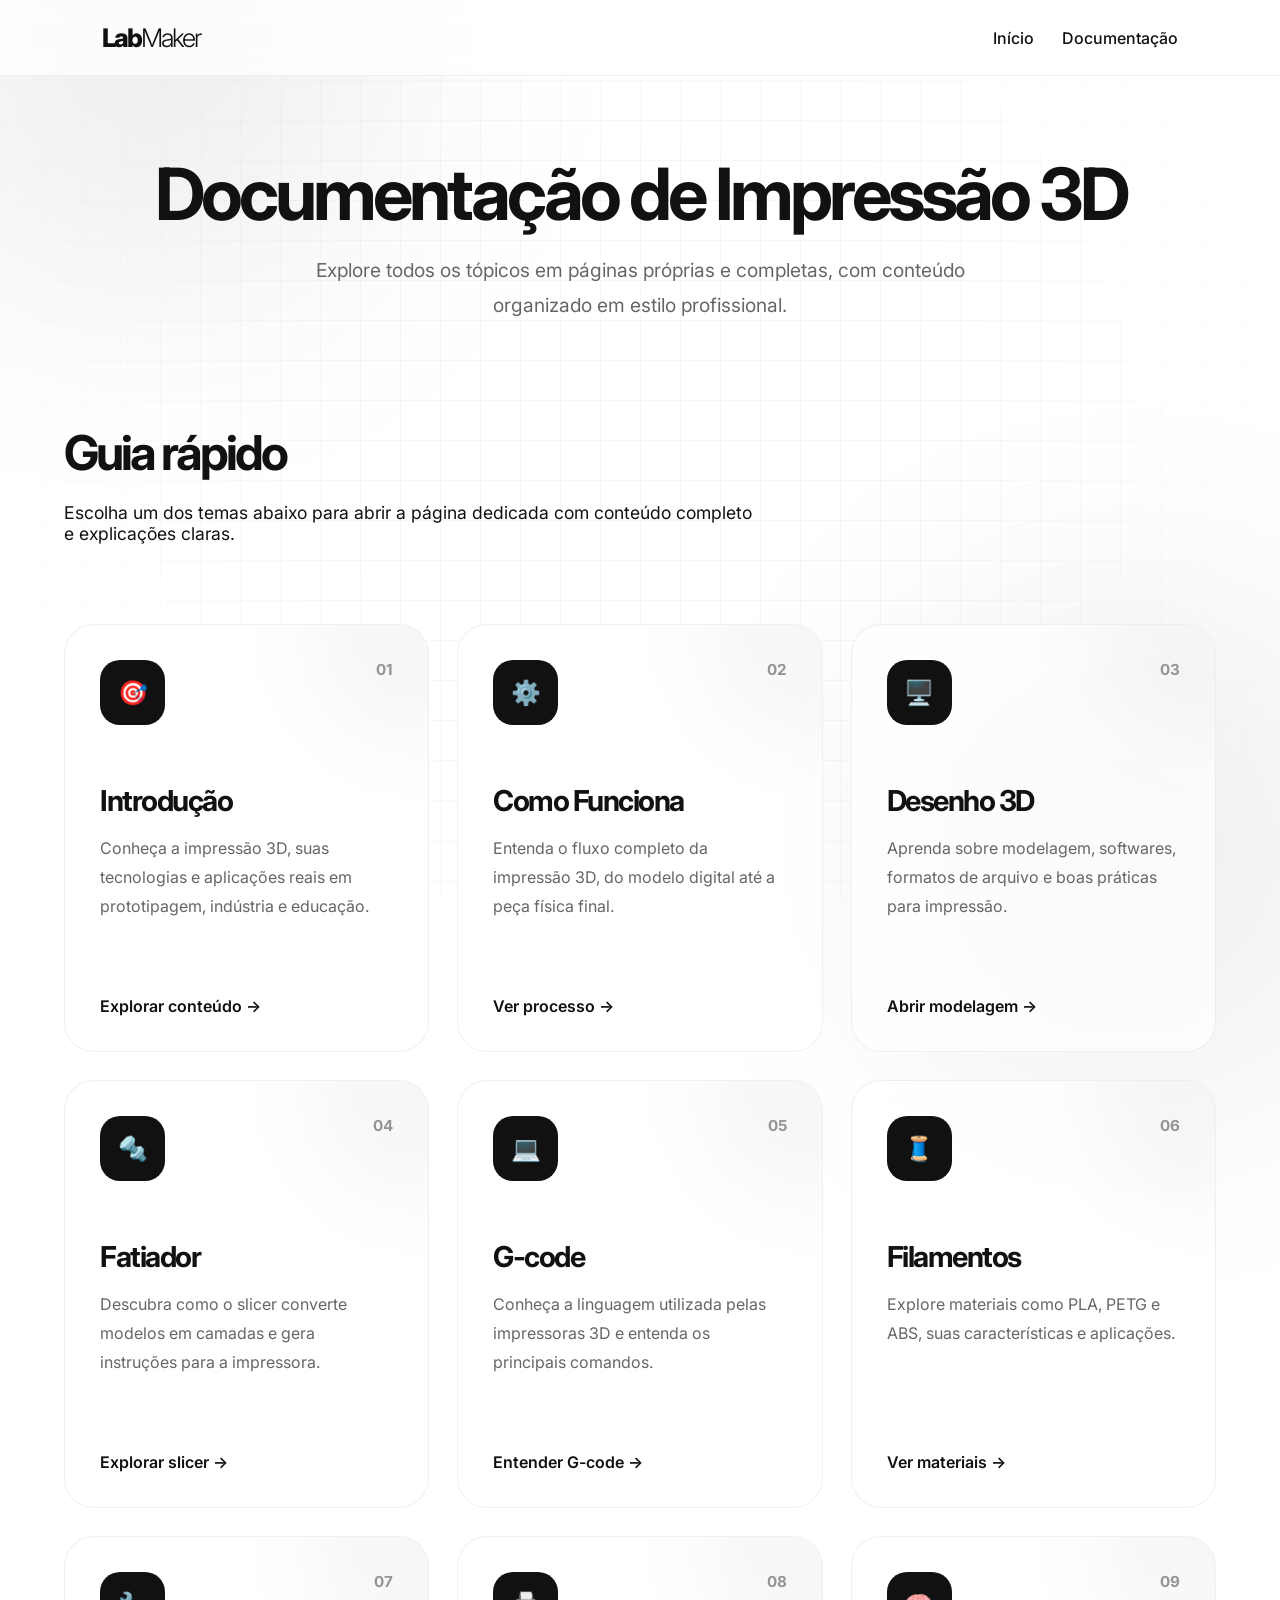
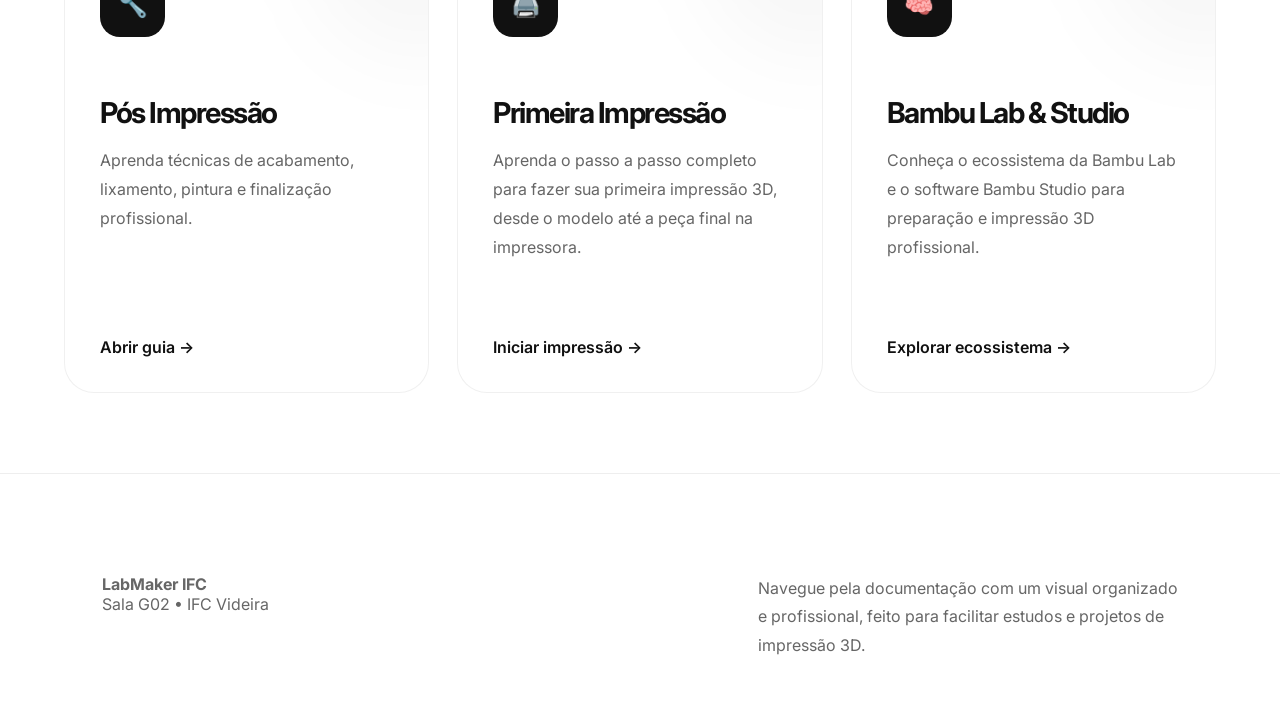
<file: documentacao.html>
<!doctype html>
<html lang="pt-BR">
  <head>
    <meta charset="UTF-8" />
    <meta name="viewport" content="width=device-width, initial-scale=1.0" />
    <title>Documentação LabMaker IFC</title>
    <link rel="preconnect" href="https://fonts.googleapis.com" />
    <link rel="preconnect" href="https://fonts.gstatic.com" crossorigin />
    <link
      href="https://fonts.googleapis.com/css2?family=Inter:wght@300;400;500;600;700;800&display=swap"
      rel="stylesheet"
    />
    <link rel="stylesheet" href="assets/css/style.css" />
  </head>
  <body>
    <div class="bg-grid"></div>
    <div class="blur-circle circle1"></div>
    <div class="blur-circle circle2"></div>
    <nav>
      <a href="index.html">
        <div class="logo">Lab<span>Maker</span></div>
      </a>
      <ul>
        <li><a href="index.html">Início</a></li>
        <li><a href="documentacao.html">Documentação</a></li>
      </ul>
    </nav>
    <main style="padding-top: 160px; max-width: 1200px">
      <section
        class="page-header"
        style="margin-bottom: 80px; text-align: center"
      >
        <h1 style="font-size: 4rem; margin-bottom: 25px">
          Documentação de Impressão 3D
        </h1>
        <p style="font-size: 1.2rem; max-width: 700px; margin: 0 auto">
          Explore todos os tópicos em páginas próprias e completas, com conteúdo
          organizado em estilo profissional.
        </p>
      </section>

      <section style="padding: 0; margin-bottom: 80px">
        <div class="section-header" style="margin-bottom: 80px">
          <h2 style="font-size: 3rem">Guia rápido</h2>
          <p style="font-size: 1.1rem; max-width: 700px">
            Escolha um dos temas abaixo para abrir a página dedicada com
            conteúdo completo e explicações claras.
          </p>
        </div>
        <div class="cards docs-grid">
          <a href="introducao.html" class="card doc-card">
            <div class="doc-top">
              <div class="icon">🎯</div>
              <div class="doc-number">01</div>
            </div>

            <h3>Introdução</h3>

            <p>
              Conheça a impressão 3D, suas tecnologias e aplicações reais em
              prototipagem, indústria e educação.
            </p>

            <div class="doc-link">Explorar conteúdo →</div>
          </a>

          <a href="como-funciona.html" class="card doc-card">
            <div class="doc-top">
              <div class="icon">⚙️</div>
              <div class="doc-number">02</div>
            </div>

            <h3>Como Funciona</h3>

            <p>
              Entenda o fluxo completo da impressão 3D, do modelo digital até a
              peça física final.
            </p>

            <div class="doc-link">Ver processo →</div>
          </a>

          <a href="desenho-3d.html" class="card doc-card">
            <div class="doc-top">
              <div class="icon">🖥️</div>
              <div class="doc-number">03</div>
            </div>

            <h3>Desenho 3D</h3>

            <p>
              Aprenda sobre modelagem, softwares, formatos de arquivo e boas
              práticas para impressão.
            </p>

            <div class="doc-link">Abrir modelagem →</div>
          </a>

          <a href="fatiador.html" class="card doc-card">
            <div class="doc-top">
              <div class="icon">🔩</div>
              <div class="doc-number">04</div>
            </div>

            <h3>Fatiador</h3>

            <p>
              Descubra como o slicer converte modelos em camadas e gera
              instruções para a impressora.
            </p>

            <div class="doc-link">Explorar slicer →</div>
          </a>

          <a href="gcode.html" class="card doc-card">
            <div class="doc-top">
              <div class="icon">💻</div>
              <div class="doc-number">05</div>
            </div>

            <h3>G-code</h3>

            <p>
              Conheça a linguagem utilizada pelas impressoras 3D e entenda os
              principais comandos.
            </p>

            <div class="doc-link">Entender G-code →</div>
          </a>

          <a href="filamentos.html" class="card doc-card">
            <div class="doc-top">
              <div class="icon">🧵</div>
              <div class="doc-number">06</div>
            </div>

            <h3>Filamentos</h3>

            <p>
              Explore materiais como PLA, PETG e ABS, suas características e
              aplicações.
            </p>

            <div class="doc-link">Ver materiais →</div>
          </a>

          <a href="pos-impressao.html" class="card doc-card">
            <div class="doc-top">
              <div class="icon">🔧</div>
              <div class="doc-number">07</div>
            </div>

            <h3>Pós Impressão</h3>

            <p>
              Aprenda técnicas de acabamento, lixamento, pintura e finalização
              profissional.
            </p>

            <div class="doc-link">Abrir guia →</div>
          </a>

          <a href="primeira-impressao.html" class="card doc-card">
            <div class="doc-top">
              <div class="icon">🖨️</div>
              <div class="doc-number">08</div>
            </div>

            <h3>Primeira Impressão</h3>

            <p>
              Aprenda o passo a passo completo para fazer sua primeira impressão
              3D, desde o modelo até a peça final na impressora.
            </p>

            <div class="doc-link">Iniciar impressão →</div>
          </a>
          <a href="bambu-lab.html" class="card doc-card">
            <div class="doc-top">
              <div class="icon">🧠</div>
              <div class="doc-number">09</div>
            </div>

            <h3>Bambu Lab & Studio</h3>

            <p>
              Conheça o ecossistema da Bambu Lab e o software Bambu Studio para
              preparação e impressão 3D profissional.
            </p>

            <div class="doc-link">Explorar ecossistema →</div>
          </a>
        </div>
      </section>
    </main>
    <footer>
      <div><strong>LabMaker IFC</strong><br />Sala G02 • IFC Videira</div>
      <div class="footer-text">
        Navegue pela documentação com um visual organizado e profissional, feito
        para facilitar estudos e projetos de impressão 3D.
      </div>
    </footer>
  </body>
</html>
</file>
<file: assets/css/style.css>
*{
  margin:0;
  padding:0;
  box-sizing:border-box;
}

html{
  scroll-behavior:smooth;
}

body{
  font-family:'Inter',sans-serif;
  background:#ffffff;
  color:#111111;
  overflow-x:hidden;
}

.logo {
        font-size: 1.6rem;
        font-weight: 800;
        letter-spacing: -2px;
      }

      .logo span {
        font-weight: 300; /* ou 400 se quiser menos diferença */
      }

img{
  max-width:100%;
  height:auto;
  display:block;
}

a{
  color:#096318;
  text-decoration:none;
}

a:hover{
  color:#044c18;
}

.bg-grid{
  position:fixed;
  inset:0;
  z-index:-2;
  background-image:
    linear-gradient(rgba(0,0,0,0.03) 1px, transparent 1px),
    linear-gradient(90deg, rgba(0,0,0,0.03) 1px, transparent 1px);
  background-size:40px 40px;
  mask-image:radial-gradient(circle at center, black 35%, transparent 100%);
}

.blur-circle{
  position:fixed;
  width:500px;
  height:500px;
  border-radius:50%;
  background:#00000010;
  filter:blur(120px);
  z-index:-1;
}

.circle1{top:-200px;left:-100px;}
.circle2{bottom:-200px;right:-100px;}

nav{
  position:fixed;
  top:0;
  left:0;
  width:100%;
  padding:22px 8%;
  display:flex;
  justify-content:space-between;
  align-items:center;
  background:rgba(255,255,255,0.78);
  backdrop-filter:blur(14px);
  border-bottom:1px solid #eeeeee;
  z-index:1000;
}

.logo{
  font-size:1.6rem;
  font-weight:800;
  letter-spacing:-2px;
}

.logo span{font-weight:300;}

nav ul{
  display:flex;
  gap:28px;
  list-style:none;
}

nav a{
  text-decoration:none;
  color:#111;
  transition:0.3s;
  font-weight:500;
}

nav a:hover{color:#666;}

.hero{
  min-height:100vh;
  padding:0 8%;
  display:flex;
  align-items:center;
  justify-content:space-between;
  gap:80px;
}

.hero-text{max-width:680px;}

.tag{
  display:inline-flex;
  align-items:center;
  gap:10px;
  padding:10px 18px;
  border:1px solid #e5e5e5;
  border-radius:999px;
  margin-bottom:30px;
  color:#666;
  font-size:0.9rem;
  background:#fafafa;
}

.mini-dot{
  width:8px;
  height:8px;
  border-radius:50%;
  background:#111;
}

.hero h1{
  font-size:5rem;
  line-height:0.95;
  letter-spacing:-4px;
  margin-bottom:30px;
}

.hero p,
.page-header p,
.content-container p,
.footer-text{
  color:#666;
  line-height:1.8;
}

.buttons{
  display:flex;
  gap:20px;
  flex-wrap:wrap;
}

.btn{
  padding:16px 28px;
  border-radius:18px;
  font-weight:600;
  font-size:1rem;
  cursor:pointer;
  transition:0.3s;
  border:none;
}

.black{
  background:#111;
  color:white;
}

.black:hover{
  transform:translateY(-3px);
  box-shadow:0 10px 30px rgba(0,0,0,0.15);
}

.white{
  background:white;
  border:1px solid #ddd;
  color:#111;
}

.white:hover{background:#f7f7f7;}

.object{
  width:360px;
  height:360px;
  border-radius:40px;
  background:linear-gradient(145deg,#ffffff,#f0f0f0);
  border:1px solid #e5e5e5;
  box-shadow:40px 40px 80px #d9d9d9,-20px -20px 60px #ffffff;
  position:relative;
  animation:float 5s ease-in-out infinite;
}

.object::before{
  content:'';
  position:absolute;
  inset:30px;
  border-radius:25px;
  border:1px solid #ddd;
}

@keyframes float{
  0%,100%{transform:translateY(0px) rotate(0deg);}
  50%{transform:translateY(-20px) rotate(4deg);}
}

section{padding:120px 8%;}

.section-header{margin-bottom:70px;}

.section-header h2{
  font-size:4rem;
  letter-spacing:-3px;
  margin-bottom:20px;
}

.section-header p{max-width:700px;}

.cards{
  display:grid;
  grid-template-columns:repeat(4,1fr);
  gap:30px;
}

.card{
  padding:35px;
  border-radius:30px;
  background:#fafafa;
  border:1px solid #ececec;
  transition:0.4s;
}

.card:hover{
  transform:translateY(-8px);
  background:white;
  box-shadow:0 15px 40px rgba(0,0,0,0.05);
}

.icon{
  width:65px;
  height:65px;
  border-radius:20px;
  background:#111;
  color:white;
  display:flex;
  align-items:center;
  justify-content:center;
  font-size:1.5rem;
  margin-bottom:25px;
}

.card h3{font-size:1.5rem;margin-bottom:15px;letter-spacing:-1px;}

.card p{margin-bottom:40px;}

.showcase{
  display:grid;
  grid-template-columns:2fr 1fr 1fr;
  gap:25px;
}

.box{
  min-height:250px;
  border-radius:35px;
  background:#fafafa;
  border:1px solid #ececec;
  padding:35px;
  transition:0.4s;
  position:relative;
  overflow:hidden;
}

.box:hover{transform:translateY(-8px);background:white;}

.box.big{min-height:520px;}

.box::before{
  content:'';
  position:absolute;
  width:250px;
  height:250px;
  border-radius:50%;
  background:#00000008;
  filter:blur(80px);
  top:-80px;
  right:-80px;
}

.box h3{font-size:2rem;margin-bottom:15px;letter-spacing:-2px;}

.content-wrapper{
  padding:120px 8%;
}

main{
  padding-top:120px;
  max-width:1000px;
  margin:0 auto;
  padding-left:5%;
  padding-right:5%;
}

.page-header{
  margin-bottom:60px;
  padding:0;
}

.page-header h1{
  font-size:3.2rem;
  letter-spacing:-3px;
  margin-bottom:20px;
}

.page-header p{max-width:800px;margin-bottom:0;color:#666;}

.content-container{
  background:#fafafa;
  border-radius:30px;
  padding:60px;
  border:1px solid #ececec;
  line-height:1.8;
  max-width:900px;
  margin:0 auto;
  box-shadow:0 8px 32px rgba(0,0,0,0.04);
}

.content-container img{
  border-radius:20px;
  max-width:100%;
  height:auto;
  margin:40px 0;
  box-shadow:0 10px 30px rgba(0,0,0,0.08);
}

.content-container h1,
.content-container h2,
.content-container h3,
.content-container h4,
.content-container h5,
.content-container h6{
  margin:40px 0 20px 0;
  color:#111;
}

.content-container h1{font-size:2.5rem;}
.content-container h2{font-size:2rem;}
.content-container h3{font-size:1.5rem;}

.content-container p{margin-bottom:20px;}

.content-container ul,
.content-container ol{margin-bottom:20px;padding-left:30px;}

.content-container li{margin-bottom:10px;}

.content-container blockquote{
  border-left:4px solid #111;
  padding-left:20px;
  margin:30px 0;
  color:#666;
  font-style:italic;
}

.content-container code{
  background:#f0f0f0;
  padding:5px 10px;
  border-radius:5px;
  font-family:ui-monospace, SFMono-Regular, Consolas, "Liberation Mono", Menlo, monospace;
}

.content-container pre{
  background:#f0f0f0;
  padding:20px;
  border-radius:15px;
  overflow-x:auto;
  margin:30px 0;
}

.content-container table{
  width:100%;
  border-collapse:collapse;
  margin-bottom:30px;
}

.content-container th,
.content-container td{
  border:1px solid #e5e5e5;
  padding:18px 16px;
  text-align:left;
}

.content-container th{
  background:#f7f7f7;
}

.back-link{
  display:inline-flex;
  align-items:center;
  gap:10px;
  color:#666;
  text-decoration:none;
  font-weight:500;
  margin-bottom:40px;
  transition:0.3s;
}

.back-link:hover{color:#111;}

footer{
  padding:100px 8% 60px 8%;
  border-top:1px solid #eee;
  display:flex;
  justify-content:space-between;
  flex-wrap:wrap;
  gap:20px;
  color:#666;
  margin-top:80px;
}

.footer-text{max-width:420px;}

@media(max-width:1000px){
  nav ul{display:none;}
  .hero{flex-direction:column;justify-content:center;text-align:center;}
  .buttons{justify-content:center;}
  .hero h1{font-size:4rem;}
  .section-header h2{font-size:3rem;}
  .showcase{grid-template-columns:1fr;}
  .cards{grid-template-columns:repeat(2,1fr);}
  .object{width:280px;height:280px;}
  main{padding:80px 5%;}
  .content-container{padding:40px 30px;}
  .page-header h1{font-size:2.5rem;}
  .content-container h1{font-size:2rem;}
  .content-container h2{font-size:1.5rem;}
}

@media(max-width:600px){
  .cards{grid-template-columns:1fr;}
}

/* ===== DOCUMENTAÇÃO ===== */

.docs-grid{
  display:grid;
  grid-template-columns:repeat(auto-fit,minmax(280px,1fr));
  gap:28px;
}

.doc-card{
  text-decoration:none;
  color:inherit;

  display:flex;
  flex-direction:column;

  min-height:320px;

  position:relative;
  overflow:hidden;

  background:rgba(255,255,255,0.72);

  backdrop-filter:blur(10px);

  border:1px solid rgba(0,0,0,0.06);

  transition:
    transform .4s ease,
    box-shadow .4s ease,
    border-color .4s ease;
}

.doc-card:hover{
  transform:translateY(-10px);

  border-color:rgba(0,0,0,0.1);

  box-shadow:
    0 20px 50px rgba(0,0,0,0.06);
}

.doc-card::before{
  content:"";

  position:absolute;

  width:220px;
  height:220px;

  border-radius:50%;

  background:rgba(0,0,0,0.03);

  top:-100px;
  right:-100px;

  filter:blur(40px);

  transition:.5s;
}

.doc-card:hover::before{
  transform:scale(1.2);
}

.doc-top{
  display:flex;
  justify-content:space-between;
  align-items:flex-start;

  margin-bottom:35px;
}

.doc-number{
  font-size:0.95rem;
  font-weight:700;
  color:#999;
}

.doc-card h3{
  font-size:1.8rem;
  letter-spacing:-1.5px;

  margin-bottom:18px;

  line-height:1.1;
}

.doc-card p{
  color:#666;
  line-height:1.8;

  flex:1;
}

.doc-link{
  margin-top:35px;

  font-weight:600;

  display:flex;
  align-items:center;
  gap:8px;

  transition:.3s;
}

.doc-card:hover .doc-link{
  transform:translateX(6px);
}

.page-header{
  margin-bottom:100px !important;
}

.page-header h1{
  font-size:4.5rem !important;
  line-height:0.95;
  letter-spacing:-4px;
}

.page-header p{
  font-size:1.15rem;
  max-width:760px;
}

main{
  max-width:1300px !important;
}

@media(max-width:900px){

  .page-header h1{
    font-size:3rem !important;
  }

}
</file>
